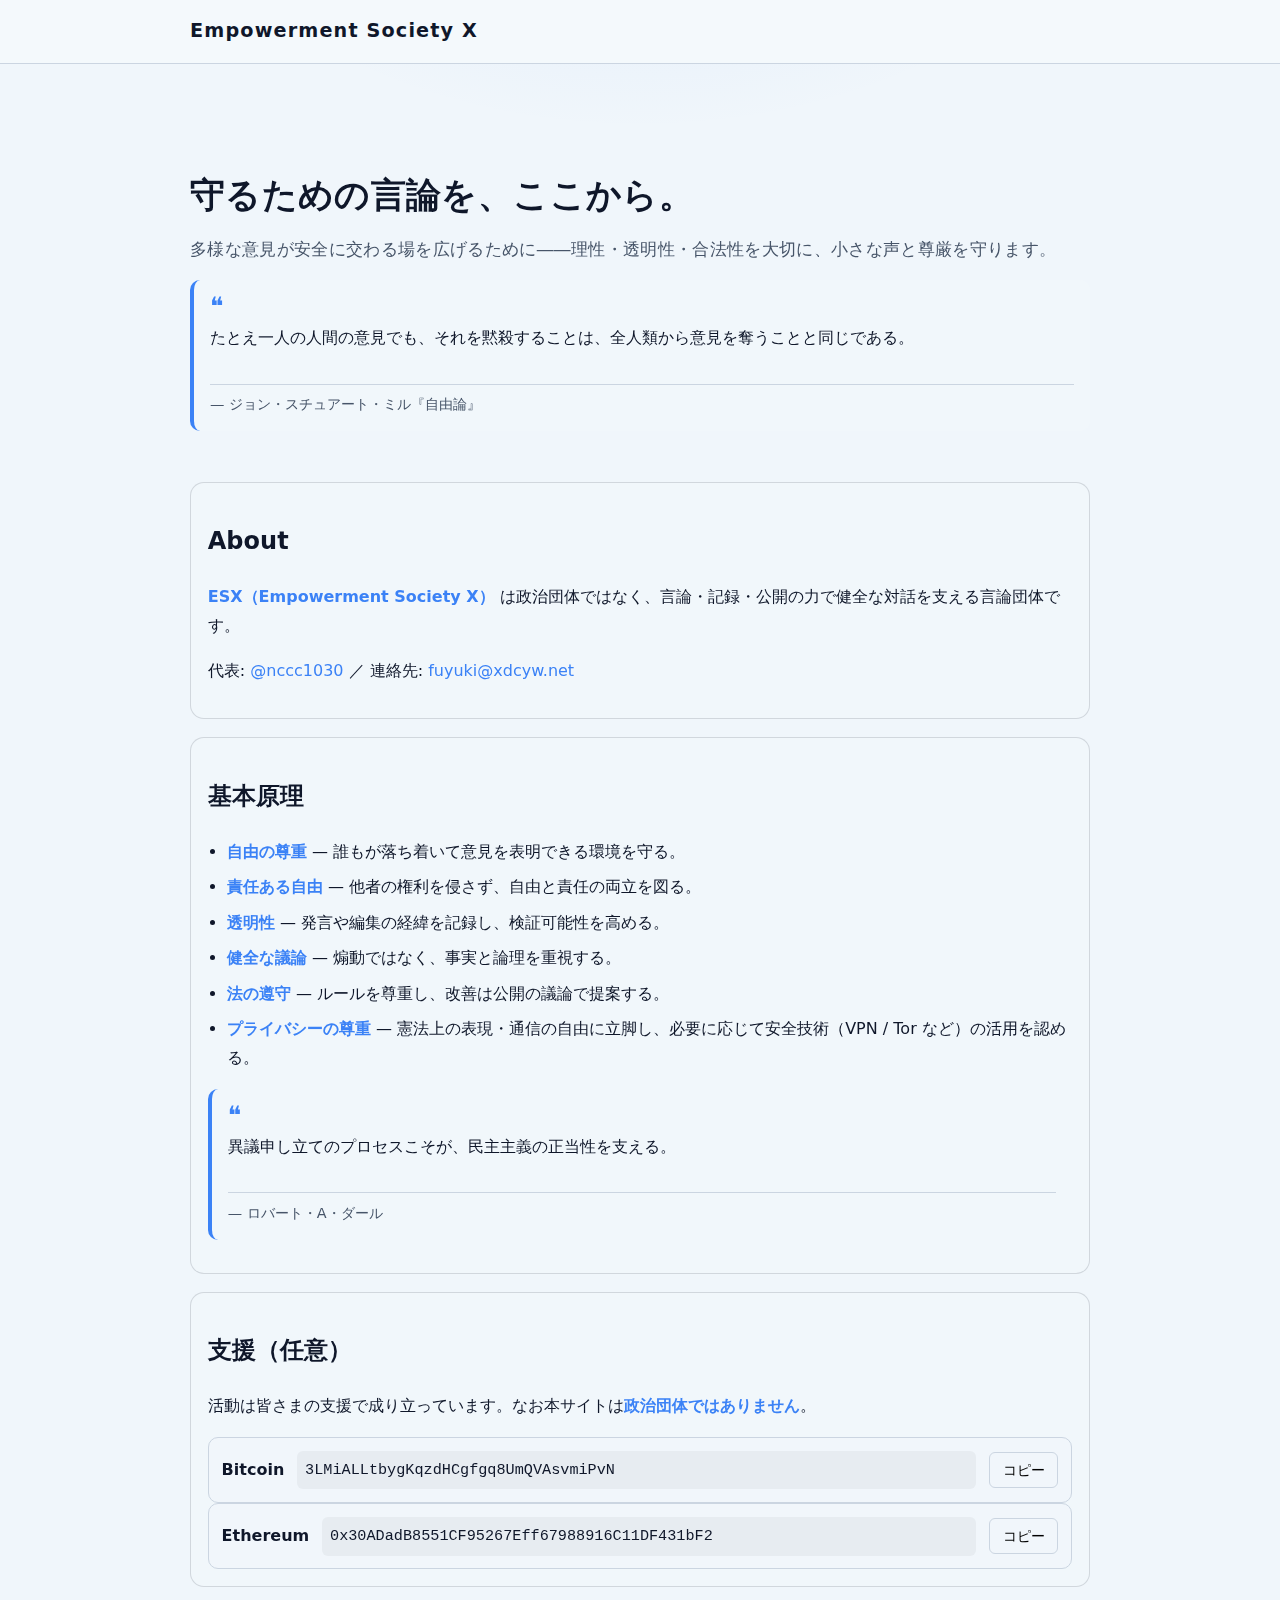
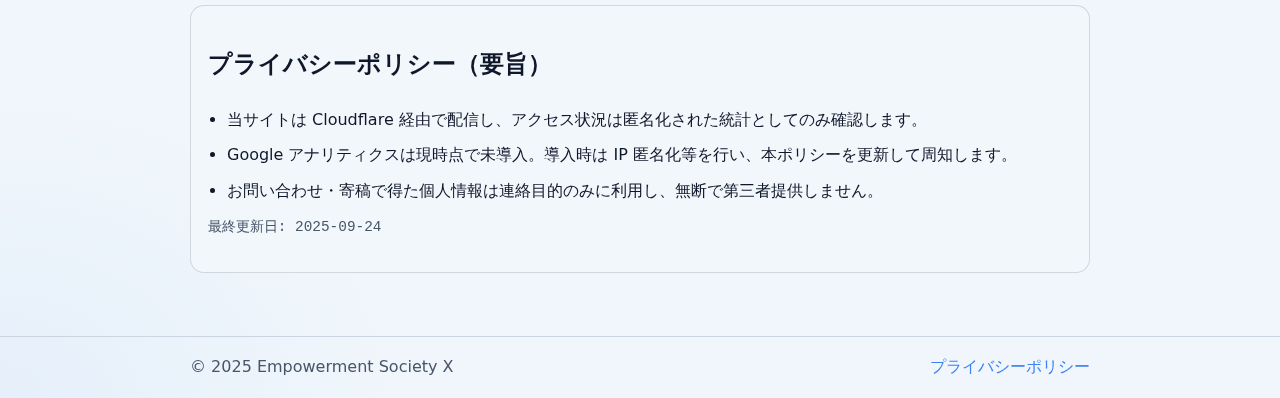
<file: index.html>
<!DOCTYPE html>
<html lang="ja">
<head>
  <meta charset="utf-8" />
  <meta name="viewport" content="width=device-width, initial-scale=1" />
  <meta name="robots" content="index, follow" />
  <title>Empowerment Society X｜公式サイト</title>
  <meta name="description" content="ESX（Empowerment Society X）は“守る言論”を掲げる言論団体です。理性・透明性・合法性を大切に、小さな声と尊厳を守ります。">
  <style>
    /* ===== Theme tokens ===== */
    :root{
      --bg:#f0f6fb; --ink:#0f172a; --muted:#475569; --line:#cbd5e1; --accent:#3b82f6;
      --card: color-mix(in oklab, var(--bg), #fff 6%);
      --card-ink: var(--ink);
    }
    @media (prefers-color-scheme: dark){
      :root{
        --bg:#0b0b10; --ink:#e8eaf0; --muted:#9aa3b2; --line:#2a2f3a; --accent:#60a5fa;
        --card: color-mix(in oklab, var(--bg), #fff 3%);
      }
    }

    /* ===== Base ===== */
    html,body{margin:0;padding:0}
    body{
      background:
        radial-gradient(900px 600px at 50% -10%, rgba(59,130,246,.10), transparent 55%),
        radial-gradient(800px 600px at 0% 100%, rgba(59,130,246,.06), transparent 50%),
        var(--bg);
      color:var(--ink);
      font-family:system-ui,-apple-system,"Hiragino Kaku Gothic ProN","Yu Gothic","Noto Sans JP",sans-serif;
      line-height:1.8;
      -webkit-text-size-adjust:100%;
      text-rendering:optimizeLegibility;
    }
    main{max-width:900px;margin:7vh auto;padding:0 20px}

    /* ===== Header ===== */
    header{
      position:sticky;top:0;z-index:10;
      background:color-mix(in oklab, var(--bg), #fff 30%);
      backdrop-filter:saturate(1.1) blur(6px);
      border-bottom:1px solid var(--line);
    }
    .masthead{
      display:flex;align-items:center;justify-content:space-between;
      gap:1rem;max-width:900px;margin:0 auto;padding:.9rem 20px
    }
    .brand{font-weight:900;letter-spacing:.06em;font-size:1.2rem;white-space:nowrap}

    /* ===== Typography & sections ===== */
    .hero{padding:2.1rem 0 1.1rem}
    .site-title{font-size:2.2rem;margin:.1rem 0 .5rem 0;font-weight:900;letter-spacing:.01em}
    .kicker{font-size:1.05rem;color:var(--muted);letter-spacing:.02em;margin:0 0 1rem}
    @media (max-width:480px){
      .site-title{font-size:1.8rem}
      .kicker{font-size:1rem}
    }

    .section{
      border:1px solid color-mix(in oklab, var(--ink), transparent 86%);
      padding:1.05rem;background:var(--card);border-radius:14px;margin:1.1rem 0;color:var(--card-ink)
    }
    ul{margin:.6rem 0;padding-left:1.2rem}
    li{margin:.42rem 0}
    strong{color:var(--accent)}
    a{color:var(--accent);text-decoration:none}
    a:hover{text-decoration:underline}

    /* ===== Quote card (mobile tuned) ===== */
    .quote-card{
      border-left:4px solid var(--accent);
      background: color-mix(in oklab, var(--bg), #fff 8%);
      border-radius:10px; padding:.85rem 1rem; margin:1rem 0;
    }
    .quote-card .mark{
      display:block; color:var(--accent); font-size:1.6rem; line-height:1; margin-bottom:.35rem;
    }
    .quote-card p{ margin:0 0 .6rem; font-size:.98rem; line-height:1.7 }
    .quote-card footer{
      border-top:1px solid var(--line); padding-top:.45rem; color:var(--muted); font-size:.9rem
    }

    /* ===== Crypto cards (copyable, mobile-first) ===== */
    .mono{font-family:ui-monospace,monospace}
    .crypto-card{
      display:flex; flex-wrap:wrap; gap:.55rem .8rem; align-items:center;
      border:1px solid var(--line); border-radius:10px; padding:.8rem; background: color-mix(in oklab, var(--bg), #fff 4%);
    }
    .crypto-card h3{margin:.1rem 0; font-size:1rem}
    .addr{
      flex:1 1 260px; /* 折り返し領域を確保 */
      font-size:.95rem; padding:.35rem .5rem;
      background:color-mix(in oklab, var(--bg), #000 3%);
      border-radius:6px;
      white-space:pre-wrap; word-break:break-word; overflow-wrap:anywhere;
    }
    .copy{
      margin-left:auto; padding:.46rem .8rem;
      border:1px solid var(--line); border-radius:6px; background:#fff0;
      cursor:pointer; font-size:.9rem
    }
    .copy:hover{ background:color-mix(in oklab, var(--accent), transparent 86%) }

    /* ===== Footer ===== */
    footer{color:var(--muted);border-top:1px solid var(--line);margin-top:2rem}
    .foot-inner{max-width:900px;margin:0 auto;padding:1rem 20px;display:flex;gap:.8rem;justify-content:space-between;flex-wrap:wrap}
  </style>
</head>
<body>
  <header>
    <div class="masthead">
      <span class="brand">Empowerment Society X</span>
    </div>
  </header>

  <main>
    <!-- Hero -->
    <section class="hero" aria-label="ヒーロー">
      <h1 class="site-title">守るための言論を、ここから。</h1>
      <p class="kicker">多様な意見が安全に交わる場を広げるために――理性・透明性・合法性を大切に、小さな声と尊厳を守ります。</p>

      <blockquote class="quote-card" aria-label="引用：J.S.ミル">
        <span class="mark">❝</span>
        <p>たとえ一人の人間の意見でも、それを黙殺することは、全人類から意見を奪うことと同じである。</p>
        <footer>— ジョン・スチュアート・ミル『自由論』</footer>
      </blockquote>
    </section>

    <!-- About -->
    <section class="section" id="about">
      <h2>About</h2>
      <p><strong>ESX（Empowerment Society X）</strong> は政治団体ではなく、言論・記録・公開の力で健全な対話を支える言論団体です。</p>
      <p>代表: <a href="https://x.com/nccc1030" target="_blank" rel="noopener">@nccc1030</a> ／ 連絡先: <a href="mailto:fuyuki@xdcyw.net">fuyuki@xdcyw.net</a></p>
    </section>

    <!-- Principles -->
    <section class="section" id="principles">
      <h2>基本原理</h2>
      <ul>
        <li><strong>自由の尊重</strong> — 誰もが落ち着いて意見を表明できる環境を守る。</li>
        <li><strong>責任ある自由</strong> — 他者の権利を侵さず、自由と責任の両立を図る。</li>
        <li><strong>透明性</strong> — 発言や編集の経緯を記録し、検証可能性を高める。</li>
        <li><strong>健全な議論</strong> — 煽動ではなく、事実と論理を重視する。</li>
        <li><strong>法の遵守</strong> — ルールを尊重し、改善は公開の議論で提案する。</li>
        <li><strong>プライバシーの尊重</strong> — 憲法上の表現・通信の自由に立脚し、必要に応じて安全技術（VPN / Tor など）の活用を認める。</li>
      </ul>

      <blockquote class="quote-card" aria-label="引用：ロバート・A・ダール">
        <span class="mark">❝</span>
        <p>異議申し立てのプロセスこそが、民主主義の正当性を支える。</p>
        <footer>— ロバート・A・ダール</footer>
      </blockquote>
    </section>

    <!-- Donation -->
    <section class="section" id="donation">
      <h2>支援（任意）</h2>
      <p>活動は皆さまの支援で成り立っています。なお本サイトは<strong>政治団体ではありません</strong>。</p>

      <div class="crypto-card">
        <h3>Bitcoin</h3>
        <code class="addr mono" id="btc">3LMiALLtbygKqzdHCgfgq8UmQVAsvmiPvN</code>
        <button class="copy" data-target="btc" aria-label="Bitcoinアドレスをコピー">コピー</button>
      </div>

      <div class="crypto-card">
        <h3>Ethereum</h3>
        <code class="addr mono" id="eth">0x30ADadB8551CF95267Eff67988916C11DF431bF2</code>
        <button class="copy" data-target="eth" aria-label="Ethereumアドレスをコピー">コピー</button>
      </div>
    </section>

    <!-- Privacy (concise) -->
    <section class="section" id="privacy">
      <h2>プライバシーポリシー（要旨）</h2>
      <ul>
        <li>当サイトは Cloudflare 経由で配信し、アクセス状況は匿名化された統計としてのみ確認します。</li>
        <li>Google アナリティクスは現時点で未導入。導入時は IP 匿名化等を行い、本ポリシーを更新して周知します。</li>
        <li>お問い合わせ・寄稿で得た個人情報は連絡目的のみに利用し、無断で第三者提供しません。</li>
      </ul>
      <p class="mono" style="color:var(--muted);font-size:.9rem;margin-top:.4rem">最終更新日: 2025-09-24</p>
    </section>
  </main>

  <footer>
    <div class="foot-inner">
      <span>© 2025 Empowerment Society X</span>
      <span><a href="#privacy">プライバシーポリシー</a></span>
    </div>
  </footer>

  <script>
    // copy buttons (works on mobile browsers that support Clipboard API)
    document.addEventListener('click', (e)=>{
      const btn = e.target.closest('.copy');
      if(!btn) return;
      const id = btn.dataset.target;
      const el = document.getElementById(id);
      if(!el) return;
      const text = el.textContent.trim();
      (navigator.clipboard?.writeText
        ? navigator.clipboard.writeText(text)
        : new Promise((res, rej)=>{ // fallback
            const ta = document.createElement('textarea');
            ta.value = text; document.body.appendChild(ta);
            ta.select(); try{ document.execCommand('copy'); res(); } catch(_){ rej(); }
            ta.remove();
          })
      ).then(()=>{ btn.textContent='コピー済み'; setTimeout(()=>btn.textContent='コピー',1400); })
       .catch(()=>{ alert('コピーに失敗しました'); });
    });
  </script>
</body>
</html>
</file>
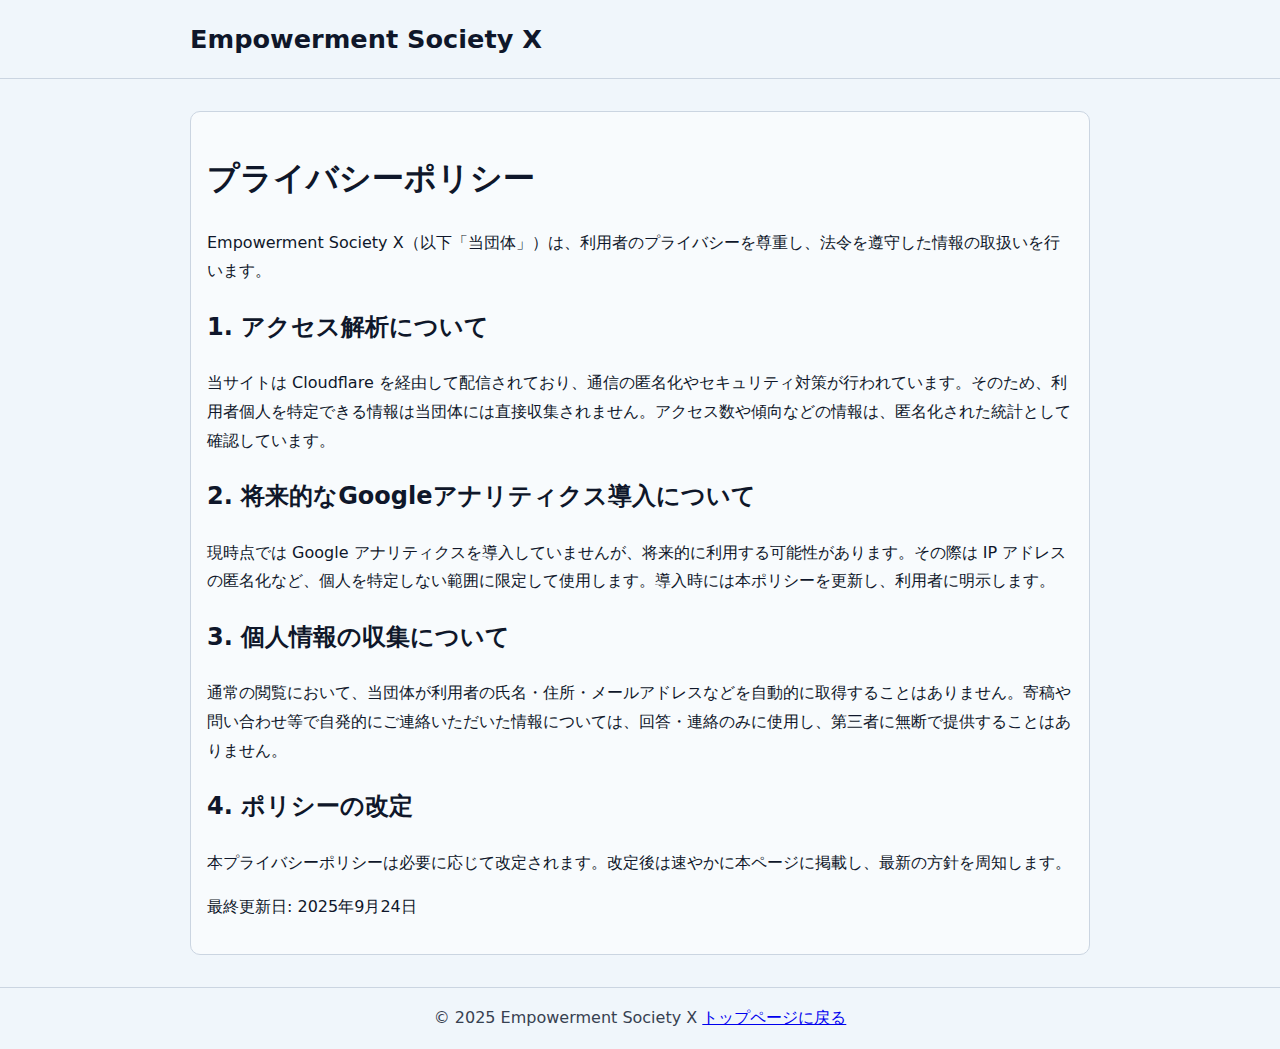
<file: privacy.html>
<!DOCTYPE html>
<html lang="ja">
<head>
  <meta charset="utf-8" />
  <meta name="viewport" content="width=device-width, initial-scale=1" />
  <title>プライバシーポリシー｜Empowerment Society X</title>
  <link rel="stylesheet" href="style.css">
</head>
<body>
  <header>
    <div class="masthead">
      <span class="brand">Empowerment Society X</span>
    </div>
  </header>

  <main>
    <section class="section">
      <h1>プライバシーポリシー</h1>
      <p>Empowerment Society X（以下「当団体」）は、利用者のプライバシーを尊重し、法令を遵守した情報の取扱いを行います。</p>

      <h2>1. アクセス解析について</h2>
      <p>当サイトは Cloudflare を経由して配信されており、通信の匿名化やセキュリティ対策が行われています。そのため、利用者個人を特定できる情報は当団体には直接収集されません。アクセス数や傾向などの情報は、匿名化された統計として確認しています。</p>

      <h2>2. 将来的なGoogleアナリティクス導入について</h2>
      <p>現時点では Google アナリティクスを導入していませんが、将来的に利用する可能性があります。その際は IP アドレスの匿名化など、個人を特定しない範囲に限定して使用します。導入時には本ポリシーを更新し、利用者に明示します。</p>

      <h2>3. 個人情報の収集について</h2>
      <p>通常の閲覧において、当団体が利用者の氏名・住所・メールアドレスなどを自動的に取得することはありません。寄稿や問い合わせ等で自発的にご連絡いただいた情報については、回答・連絡のみに使用し、第三者に無断で提供することはありません。</p>

      <h2>4. ポリシーの改定</h2>
      <p>本プライバシーポリシーは必要に応じて改定されます。改定後は速やかに本ページに掲載し、最新の方針を周知します。</p>

      <p>最終更新日: 2025年9月24日</p>
    </section>
  </main>

  <footer>
    <div class="foot-inner">
      <span>© 2025 Empowerment Society X</span>
      <span><a href="index.html">トップページに戻る</a></span>
    </div>
  </footer>
</body>
</html>
</file>
<file: style.css>
:root { --bg:#f0f6fb; --ink:#0f172a; --muted:#374151; --line:#cbd5e1; --accent:#3b82f6; }
@media (prefers-color-scheme: dark) { :root { --bg:#0b0b10; --ink:#e8eaf0; --muted:#9aa3b2; --line:#2a2f3a; --accent:#60a5fa; } }
body { background: var(--bg); color: var(--ink); font-family: system-ui, sans-serif; margin:0; line-height:1.8; }
header { background: var(--bg); border-bottom:1px solid var(--line); }
.masthead { max-width:900px; margin:0 auto; padding:1rem; }
.brand { font-size:1.6rem; font-weight:900; white-space:nowrap; }
main { max-width:900px; margin:2rem auto; padding:0 1rem; }
.section { border:1px solid var(--line); padding:1rem; margin:1rem 0; border-radius:10px; background: rgba(255,255,255,0.5); }
.hero .site-title { font-size:2rem; margin:0; }
.kicker { color: var(--muted); margin-bottom:1rem; }
.quote { background: rgba(0,0,0,.05); padding:1rem; border-left:3px solid var(--accent); border-radius:6px; }
footer { border-top:1px solid var(--line); color:var(--muted); padding:1rem; text-align:center; }
.mono { font-family: ui-monospace, monospace; }
</file>
